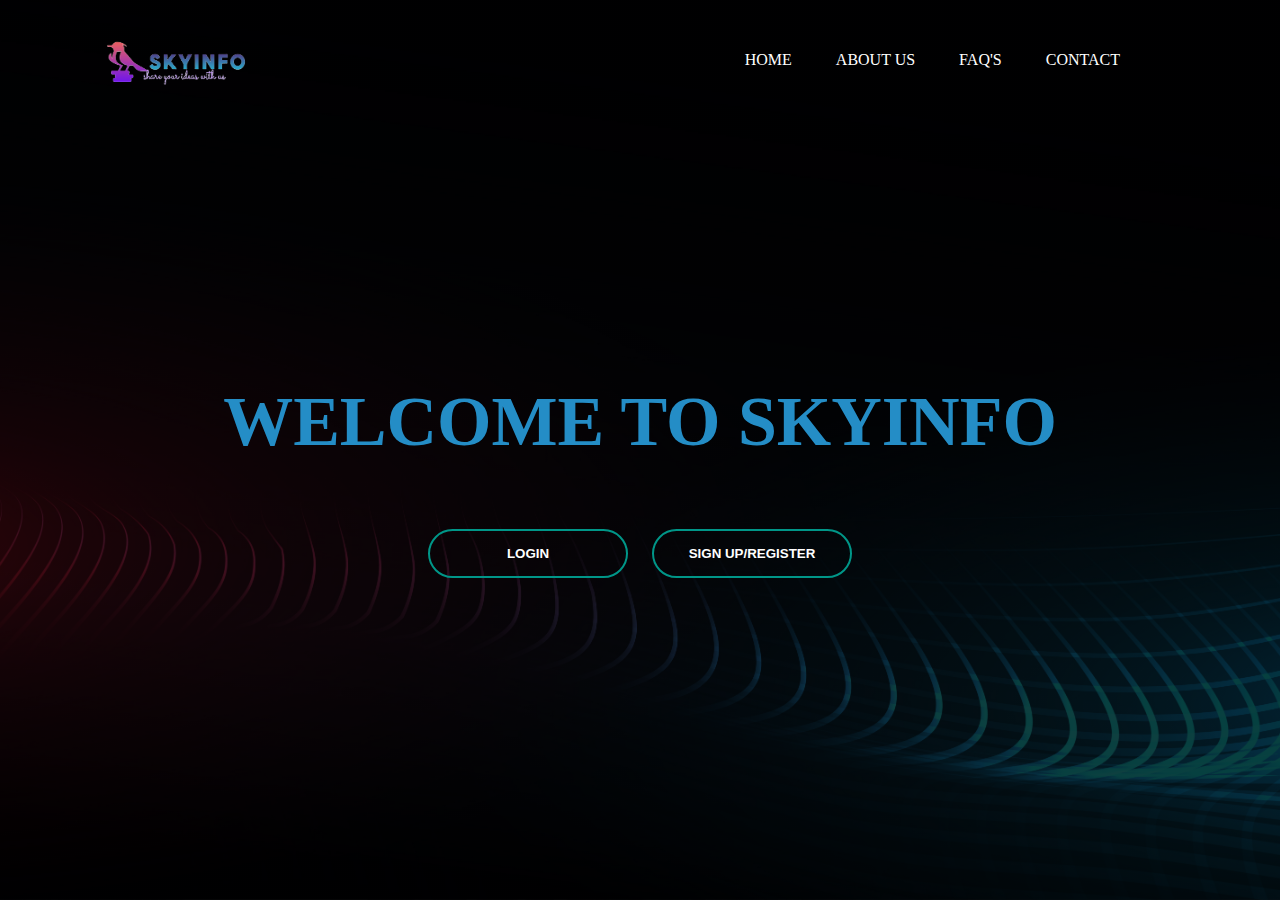
<file: index.html>
<!DOCTYPE html>
<html lang="en">
<head>
    <meta charset="UTF-8">
    <meta name="viewport" content="width=device-width, initial-scale=1.0">
    <title>Document</title>
    <link rel="stylesheet" type="text/css" href="style.css">
</head>
<body>
    <div class="main-div">
        <div class="navbar">
            <img src="logo3.png" class="logo">
            <ul>
                <li>
                    <a href="home.html">Home</a>
                </li>
                <li>
                    <a href="#">ABOUT US</a>
                </li>
                <li>
                    <a href="#">FAQ'S</a>
                </li>
                <li>
                    <a href="3">CONTACT</a>
                </li>
                <li>
                    
                </li>
            </ul>
        </div>
        <div class="content">
            <h1>WELCOME TO SKYINFO</h1>
            <div>
                <a href="./login.html"><button type="submit"><span></span>LOGIN</button></a>
                <a href="./signup.html"><button type="submit"><span></span>SIGN UP/REGISTER</button></a>
            </div>
        </div>
       

    </div>
</body>
</html>
</file>
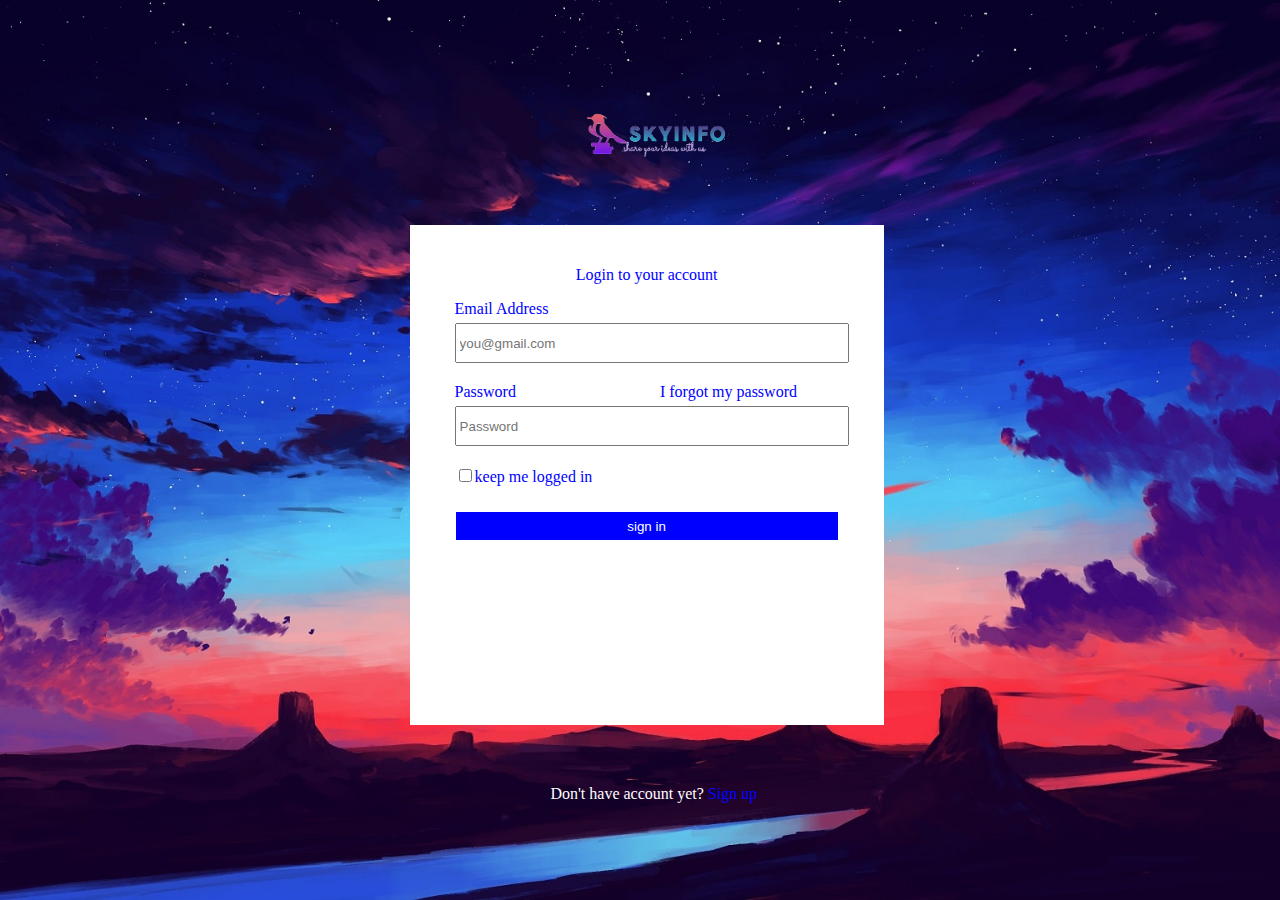
<file: login.html>
<!DOCTYPE html>
<html>
<head>
	<title>login</title>
	<link rel="stylesheet" type="text/css" href="style.css">
</head>
<body id="login-body">
	<img src="logo3.png" class="logo">
	<div id="login-box" style="color:blue;">
	<p>Login to your account</p>

	<form id="login-form" method="post">
		<label>Email Address</label><br>
		<input type="email" name="email" placeholder="you@gmail.com" class="text-box" required><br>
		<label>Password</label>&emsp;&emsp;&emsp;&emsp;&emsp;&emsp;&emsp;&emsp;&emsp;<a href="./forgot.php"><label id="forgot">I forgot my password</label></a><br>
		<input type="password" placeholder="Password" name="password" class="text-box"><br>
		<input type="checkbox"><label>keep me logged in</label><br>
		<a href="home.html"><input  type="submit" value="sign in" class="sign-in-btn"></a>
	</form>
</div>
	 <p class="sin">Don't have account yet? <a href="signup.html">Sign up</a></p>
</body>
</html>
</file>
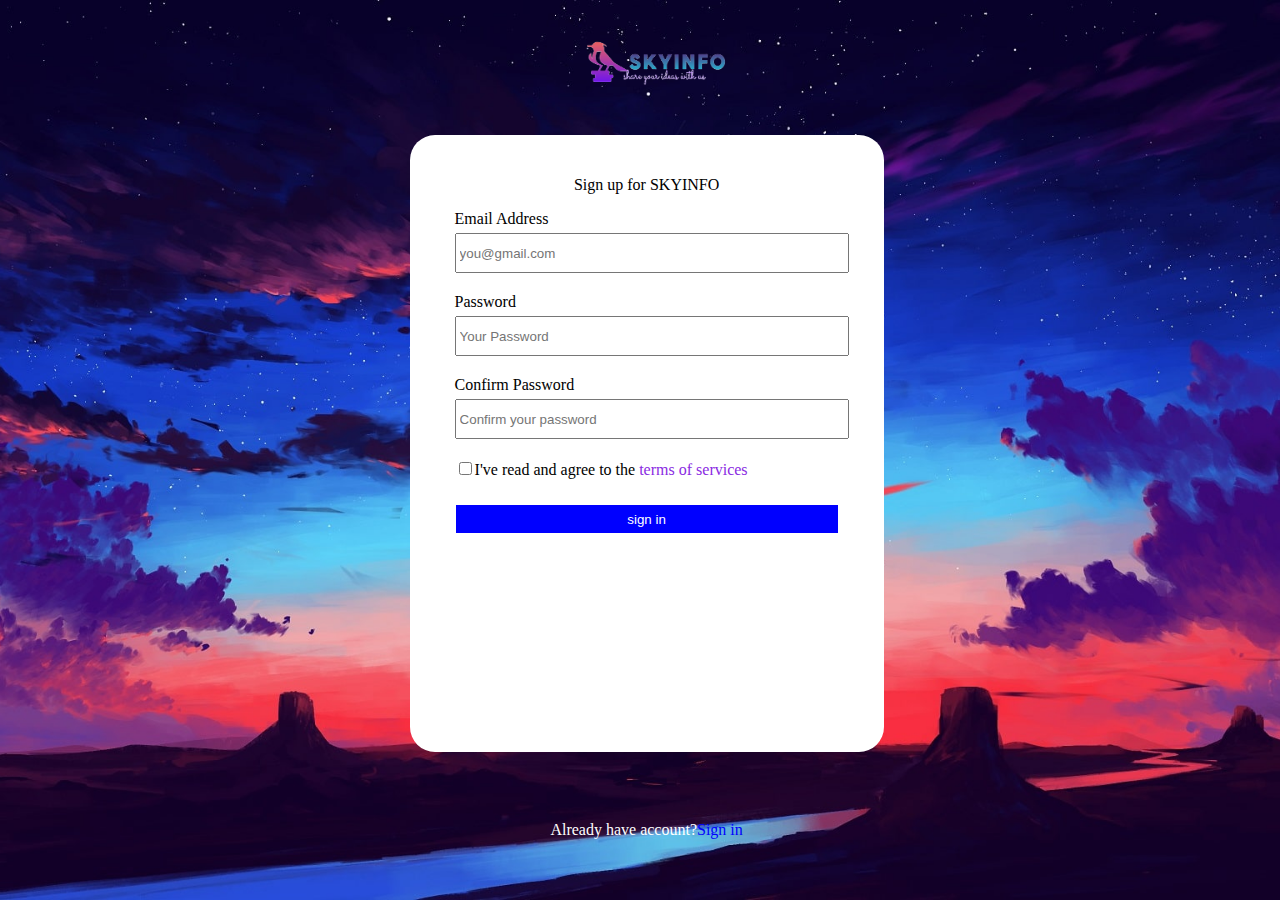
<file: signup.html>
<!DOCTYPE html>
<html>
<head>
	<title>Sign up</title>
	<link rel="stylesheet" type="text/css" href="style.css">
</head>
<body id="signup-body">
	<img src="logo3.png" class="logo">
	<div id="signup-box">
        <p>Sign up for SKYINFO</p>
        <form id="login-form" method="post">
            <label>Email Address</label><br>
            <input type="email" name="email" placeholder="you@gmail.com" class="text-box" required><br>
            <label>Password</label><br>
            <input type="password" name="password_1" placeholder="Your Password" class="text-box" required>
            <label>Confirm Password</label><br>
            <input type="password" name="password_2" placeholder="Confirm your password" class="text-box" required>
            <input type="checkbox">I've read and agree to the <label class="sp">terms of services</label><br>
           <a href="login.html"><input  type="submit" value="sign in" class="sign-in-btn"></a>

        </form>
    </div>
    <p class="sin2">Already have account?<a href="login.html">Sign in</a></p>

</body>
</html>
</file>
<file: style.css>
body{
    margin: 0px;
}
.main-div{
    width: 100%;
    height: 100vh;
    background: linear-gradient(rgb(0, 0,0,0.75),rgb(0,0,0,0.75)),url(./bg.jpg);
    background-size: cover;
    background-position: center;
}
.navbar{
    display: flex;
    padding: 35px,30px;
    justify-content: space-between;
    align-items: center;
    margin: auto;
    width: 85%;
}
.navbar ul li{
    display: inline-block;
    list-style: none;
    margin: 0 20px;
    position: relative;
}
.navbar ul li a{
    text-decoration: none;
    color: white;
    text-transform: uppercase;
}
.logo{
    width: 160px;
    height: 120px;
    color: white;
    cursor: pointer;
}
.content{
    text-align: center;
    color: rgb(36, 141, 198);
    width: 100%;
    position: absolute;
    top: 50%;
    transform: translateY(-50%);
}
.content h1{
    font-size: 70px;
    margin-top: 80px;
}
button{
    width: 200px;
    padding: 15px 0;
    text-align: center;
    margin: 20px 10px;
    border-radius: 25px;
    font-weight: bold;
    border: 2px solid #009688;
    background: transparent;
    color: #fff;
    cursor: pointer;
    position: relative;
    overflow: hidden;
}
span{
    background: #e73414;
    width: 0;
    height: 100%;
    border-radius: 25px;
    position: absolute;
    left: 0;
    bottom:0;
    z-index: -1;
    transition: 0.2s;
}
button:hover span{
    width: 100%;
}
button:hover{
    border: none;
}



/*login page*/
#login-body{
    height: 100vh;
    width: 100vw;
    background: url(./loginbg2.jpg);
    background-size: cover;
    background-position: center;
}
#login-body img{
    position: absolute;
    top: 8%;
    left: 45%;
}
#login-box{
    height: 50vh;
    width: 30vw;
    background-color: #fff;
    position: absolute;
    top: 25%;
    left: 32%;
    padding-top: 25px;
    padding-left: 45px;
    padding-bottom: 25px;
    padding-right: 45px;
}
#login-box p{
    text-align: center;
}
.text-box{
    width: 100%;
    margin-top: 5px;
    margin-bottom: 20px;
    height: 30px;
    padding: 3px;
}
#forgot{
    color: blue;
}
#login-form a{
    text-decoration: none;
}
.sign-in-btn{
    color: #fff;
    background-color: blue;
    margin-top: 25px;
    width: 100%;
    border: 1px solid white;
    height: 30px;
}
.sin{
    position: absolute;
    bottom: 9%;
    left: 43%;
    color: #fff;
}
.sin a{
    text-decoration: none;
    color: blue;
}
#signup-box{
    height: 63vh;
    width: 30vw;
    background-color: #fff;
    position: absolute;
    top: 15%;
    left: 32%;
    border-radius: 25px;
    padding-top: 25px;
    padding-left: 45px;
    padding-bottom: 25px;
    padding-right: 45px;
}
.sp{
    color: blueviolet;
}
#signup-box p{
    text-align: center;
}
#signup-body{
    height: 100vh;
    width: 100vw;
    background: url(./loginbg2.jpg);
    background-size: cover;
    background-position: center;
}
#signup-body img{
    position: absolute;
    top: 0%;
    left: 45%;
}
.sin2{
    position: absolute;
    bottom: 5%;
    left: 43%;
    color: #fff;
}
.sin2 a{
    text-decoration: none;
    color: blue;
}
</file>
